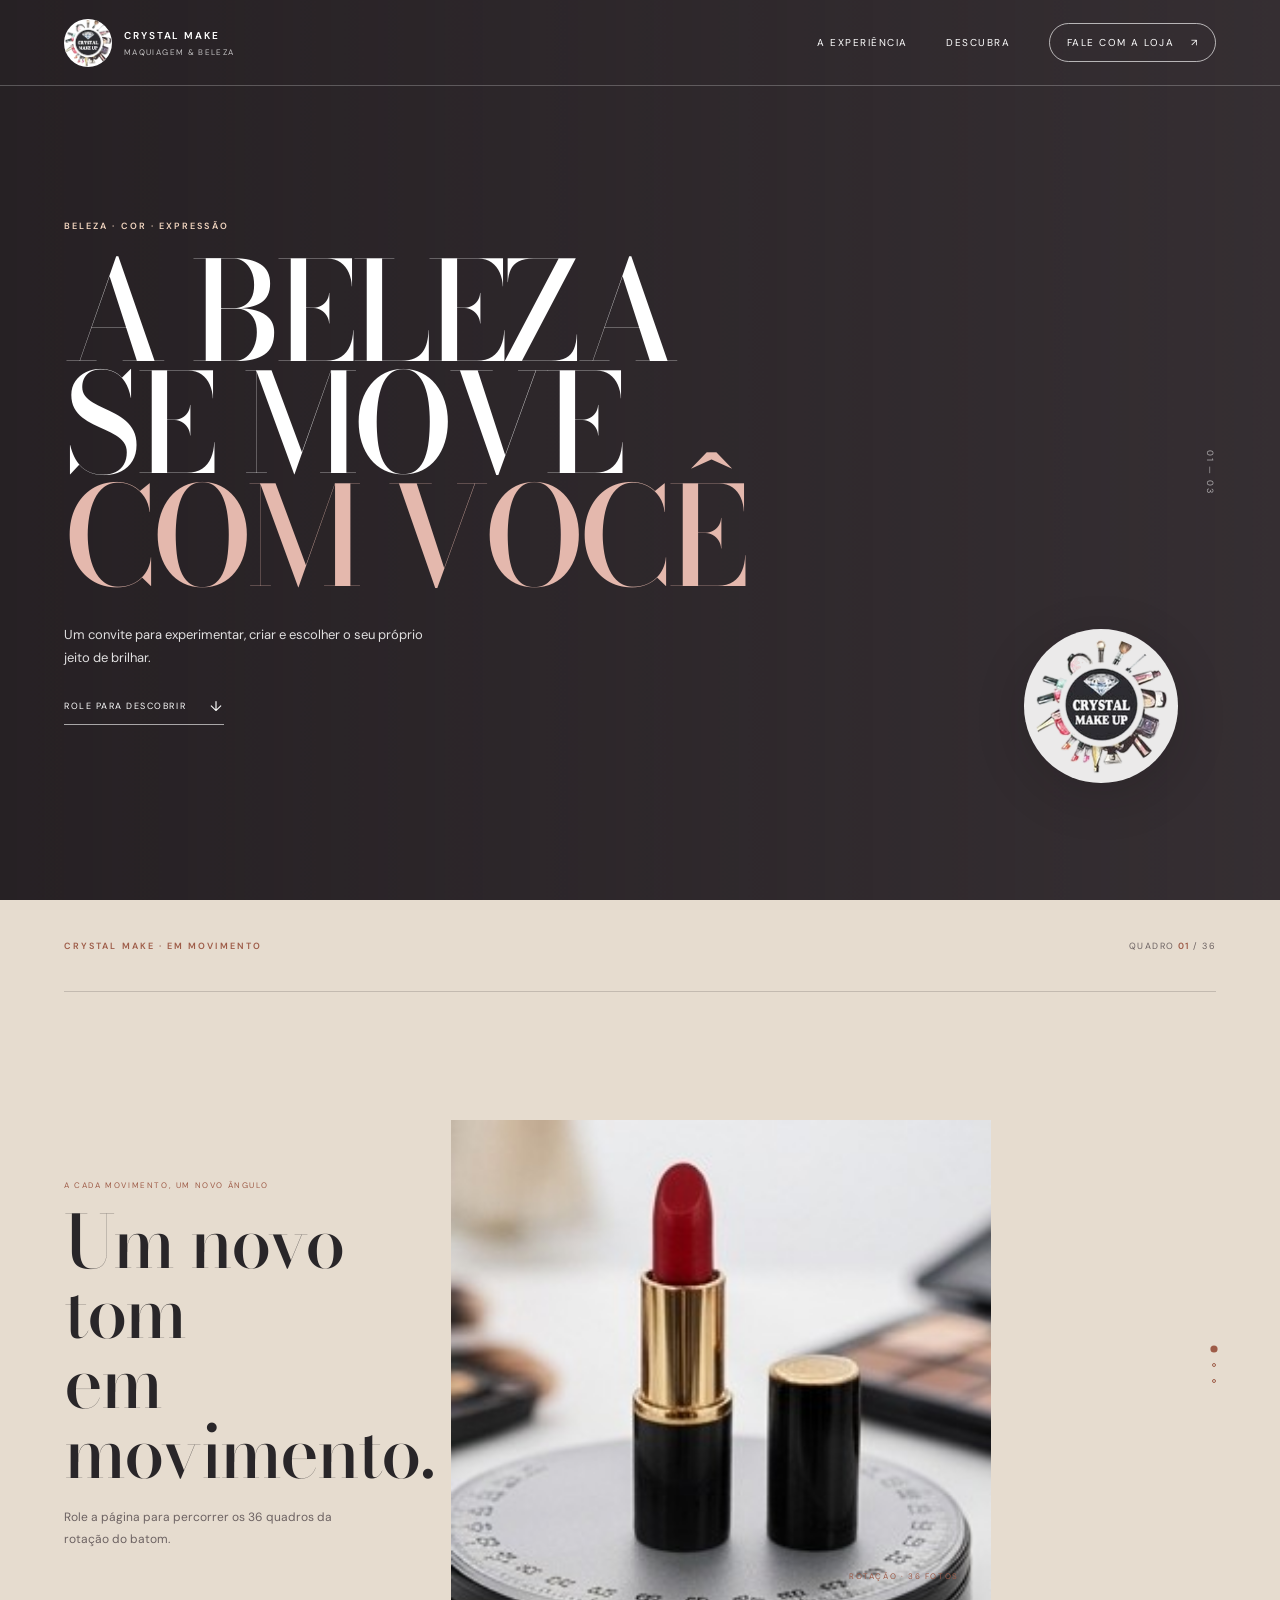
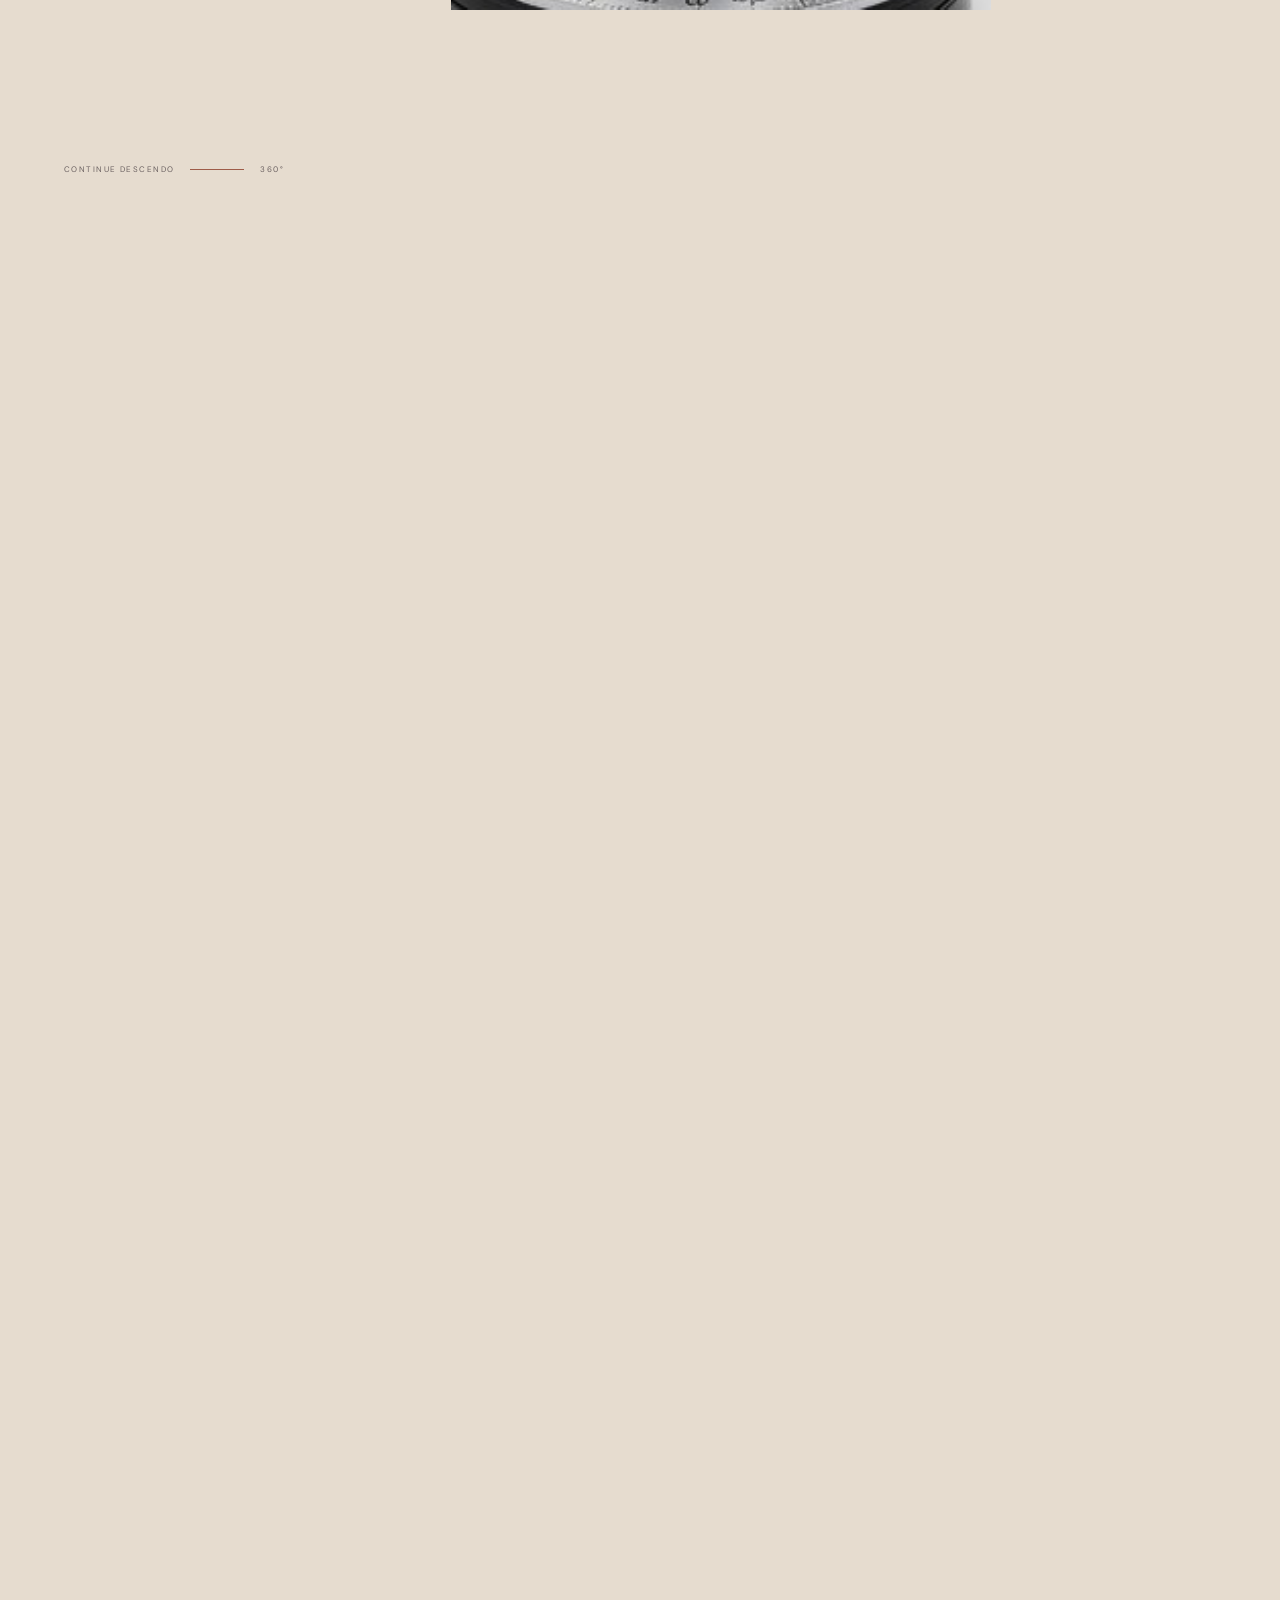
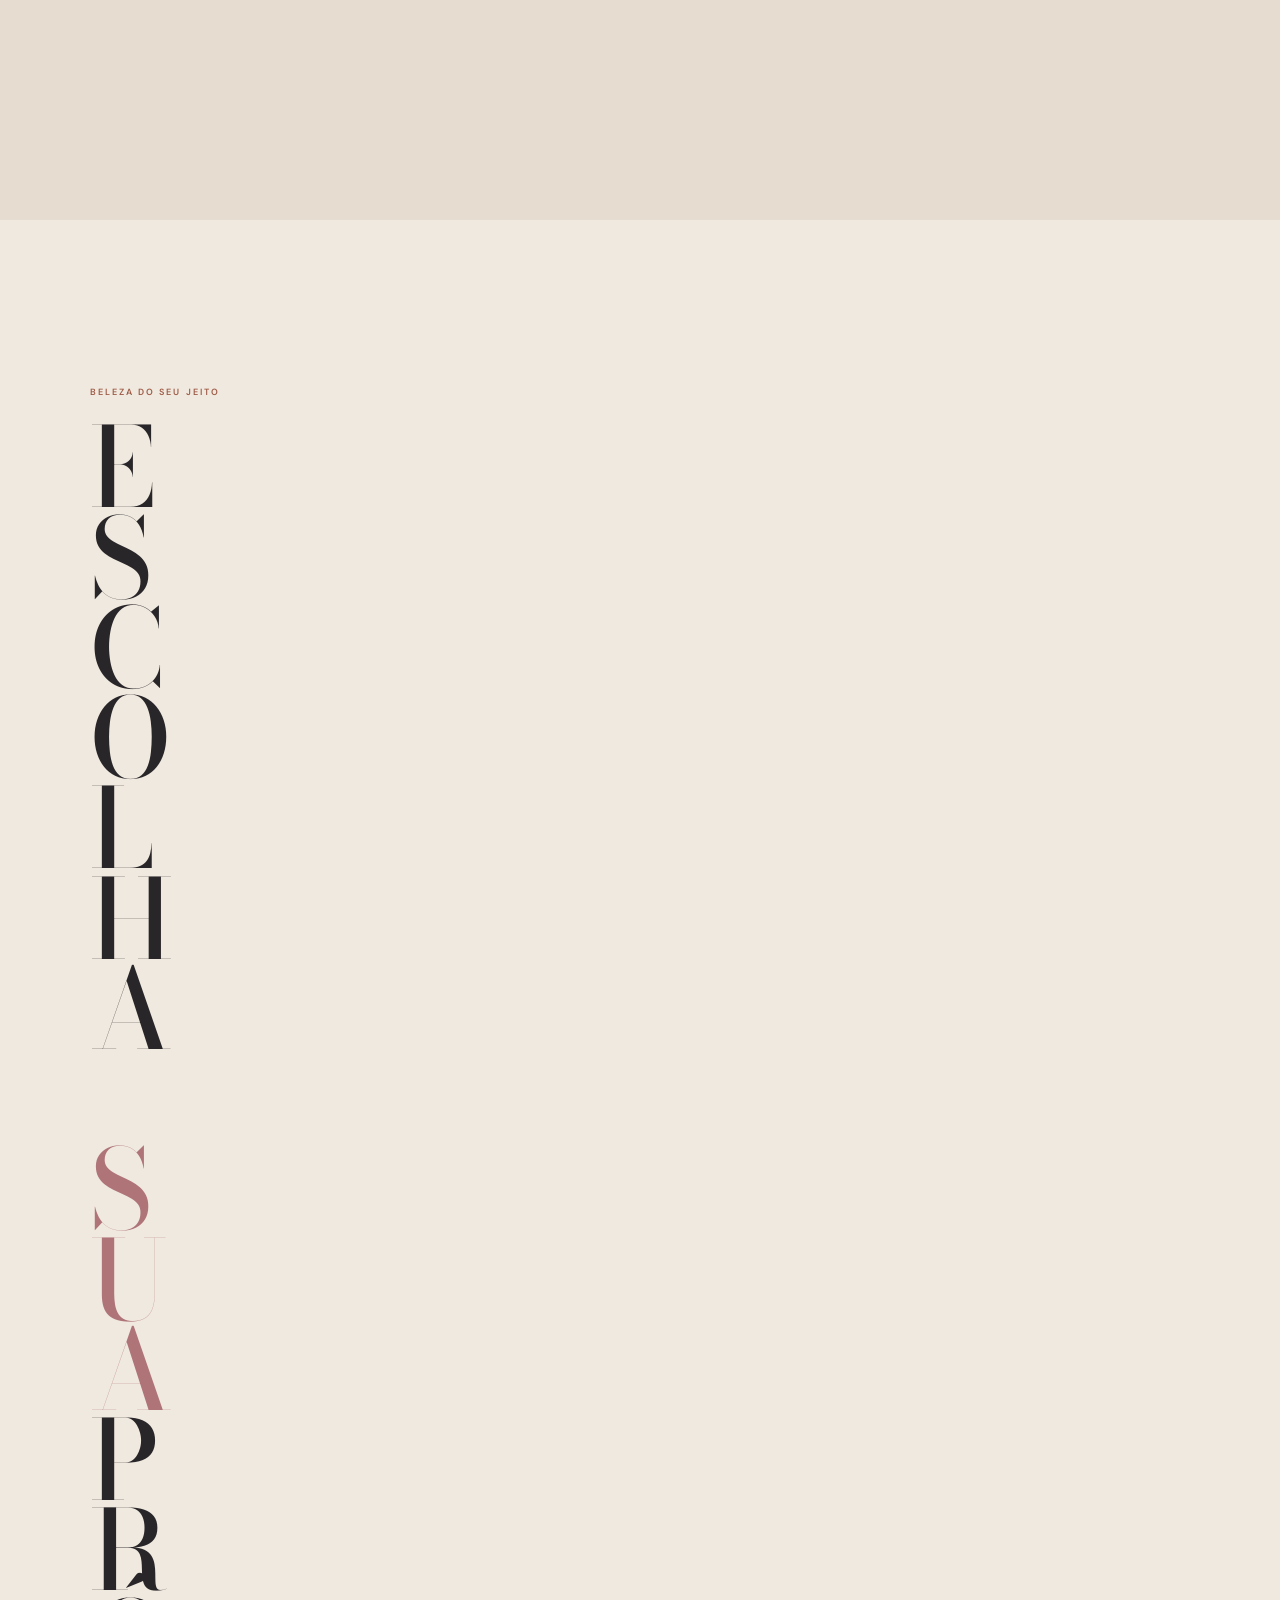
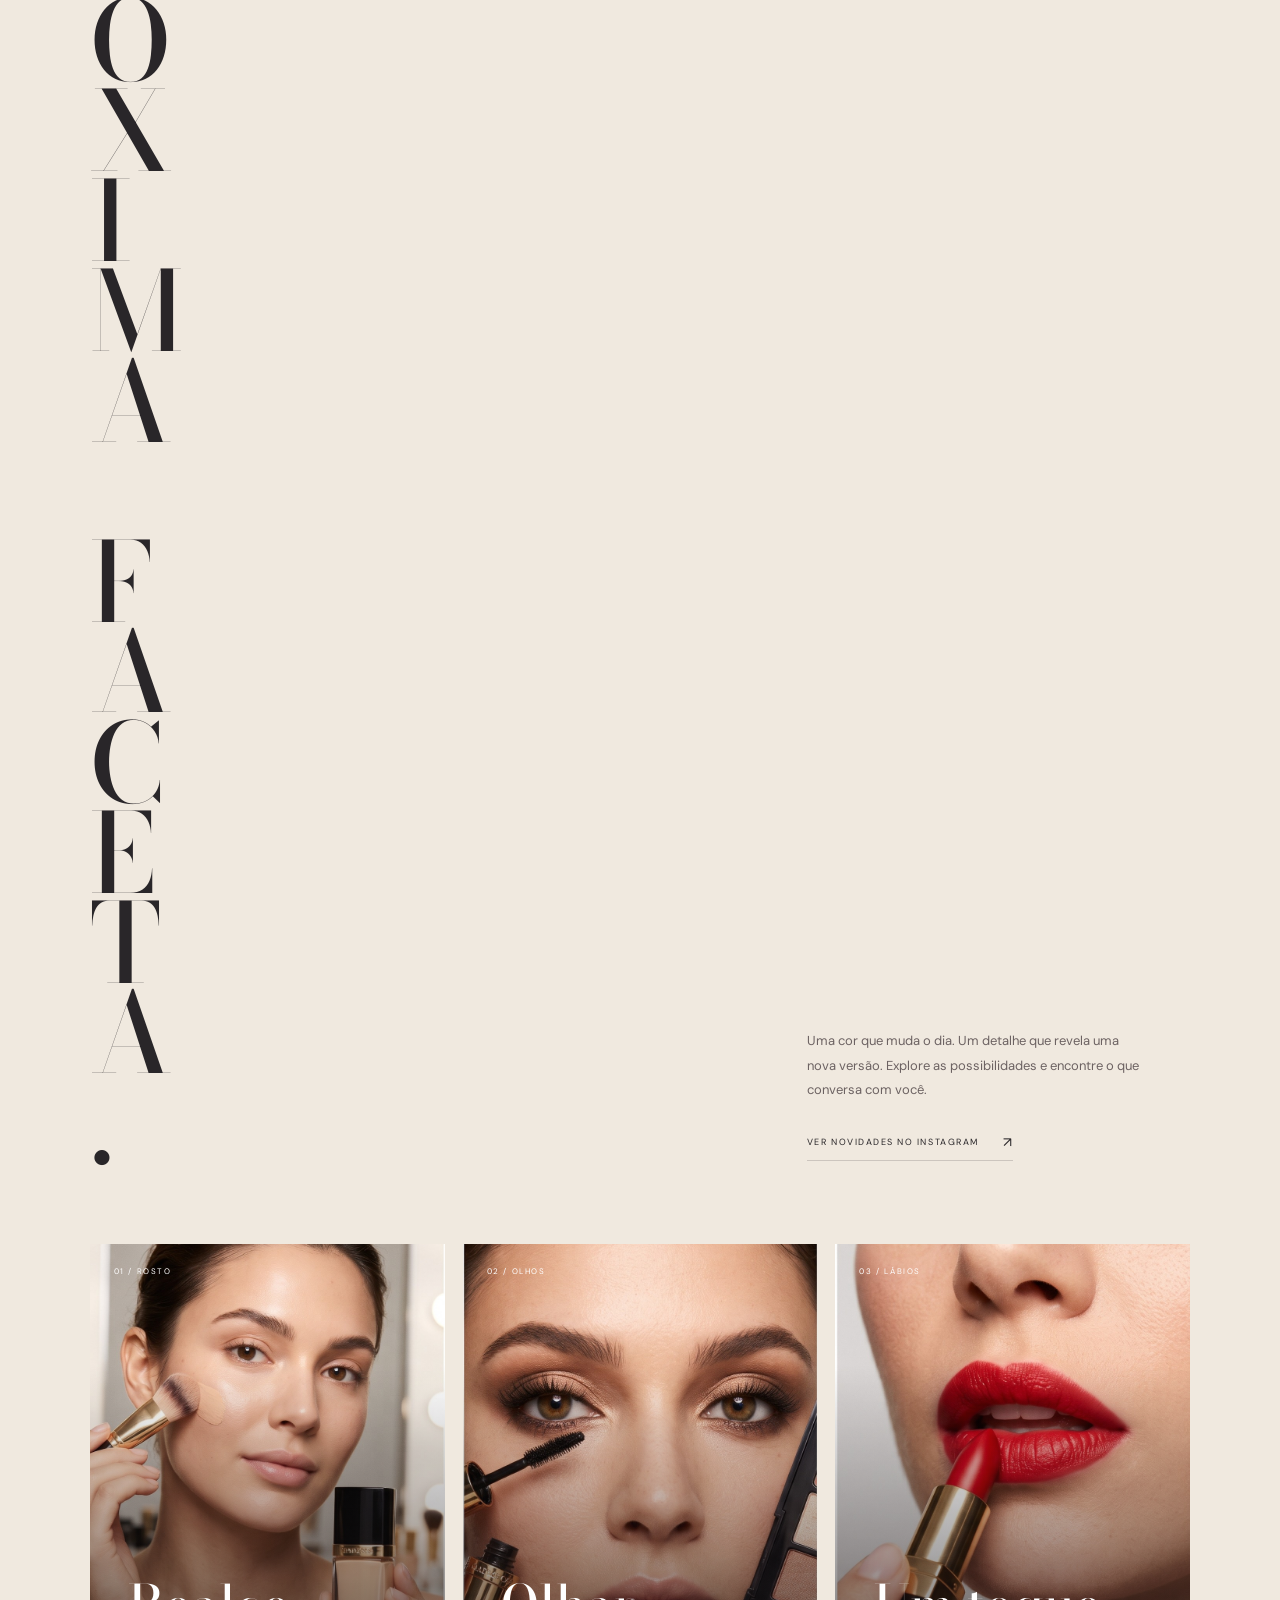
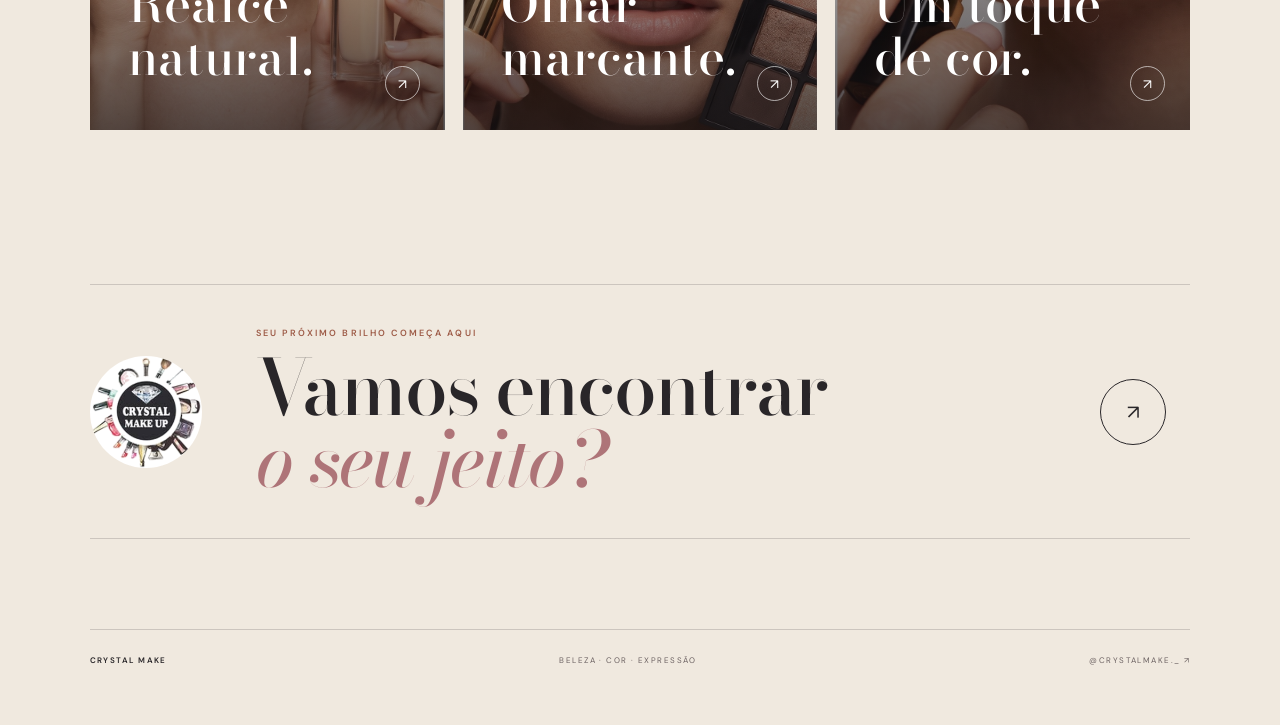
<file: index.html>
<!doctype html>
<html lang="pt-BR">
<head>
  <meta charset="utf-8">
  <meta name="viewport" content="width=device-width, initial-scale=1">
  <meta name="theme-color" content="#f0e9df">
  <meta name="description" content="Crystal Make — beleza, cor e expressão no seu ritmo.">
  <title>Crystal Make — beleza em movimento</title>
  <link rel="icon" type="image/png" href="assets/favicon.png">
  <link rel="preconnect" href="https://fonts.googleapis.com">
  <link rel="preconnect" href="https://fonts.gstatic.com" crossorigin>
  <link href="https://fonts.googleapis.com/css2?family=Bodoni+Moda:opsz,wght@6..96,500;6..96,600&family=DM+Sans:wght@400;500;600;700&display=swap" rel="stylesheet">
  <link rel="stylesheet" href="style.css">
  <script src="script.js" defer></script>
</head>
<body>
  <div class="page-progress" aria-hidden="true"><span></span></div>
  <header class="site-header">
    <a class="brand" href="#inicio" aria-label="Crystal Make, início"><img src="assets/logo.png" alt=""><span>CRYSTAL MAKE<small>MAQUIAGEM &amp; BELEZA</small></span></a>
    <nav aria-label="Navegação principal">
      <a href="#sequencia">A experiência</a>
      <a href="#colecoes">Descubra</a>
      <a class="nav-cta" href="https://www.instagram.com/crystalmake._/" target="_blank" rel="noreferrer">Fale com a loja <span>↗</span></a>
    </nav>
  </header>

  <main>
    <!-- 01 / Abertura editorial -->
    <section class="hero" id="inicio">
      <div class="hero-photo" role="img" aria-label="Maquiagem em tons suaves sobre uma bancada"></div>
      <div class="hero-wash" aria-hidden="true"></div>
      <div class="hero-content">
        <p class="kicker hero-reveal">BELEZA · COR · EXPRESSÃO</p>
        <h1 class="hero-title" aria-label="A beleza se move com você"><span data-letters>A BELEZA</span><span data-letters>SE MOVE</span><i data-letters>COM VOCÊ</i></h1>
        <p class="hero-description hero-reveal">Um convite para experimentar, criar e escolher o seu próprio jeito de brilhar.</p>
        <a class="text-link hero-reveal" href="#sequencia">Role para descobrir <span aria-hidden="true">↓</span></a>
      </div>
      <div class="hero-stamp" aria-hidden="true"><img src="assets/logo.png" alt=""></div>
      <span class="hero-index">01 — 03</span>
    </section>

    <!-- 02 / Sequência de 36 quadros controlada pelo scroll -->
    <section class="sequence-track" id="sequencia" aria-label="Uma experiência interativa Crystal Make">
      <div class="sequence-stage">
        <div class="sequence-heading">
          <p class="kicker">CRYSTAL MAKE · EM MOVIMENTO</p>
          <p class="sequence-counter" aria-live="polite">QUADRO <b>01</b> <span>/ 36</span></p>
        </div>
        <div class="sequence-copy">
          <p class="sequence-label">A CADA MOVIMENTO, UM NOVO ÂNGULO</p>
          <h2 data-sequence-title>Um novo tom<br>em movimento.</h2>
          <p class="sequence-description" data-sequence-description>Role a página para percorrer os 36 quadros da rotação do batom.</p>
        </div>
        <div class="product-stage">
          <img class="product-fallback" src="assets/frames/001.jpg" alt="Batom vermelho sobre uma base giratória">
          <canvas class="js-scrub" role="img" aria-label="Sequência de fotos de um batom girando conforme a rolagem da página"></canvas>
          <span class="orb-coordinate" aria-hidden="true">ROTAÇÃO · 36 FOTOS</span>
        </div>
        <div class="sequence-footer"><span>CONTINUE DESCENDO</span><span class="sequence-line"></span><span>360°</span></div>
        <div class="sequence-marker" aria-hidden="true"><span class="is-active"></span><span></span><span></span></div>
      </div>
    </section>

    <!-- 03 / Curadoria e contato -->
    <section class="discover" id="colecoes">
      <div class="discover-top">
        <div>
          <p class="kicker reveal">BELEZA DO SEU JEITO</p>
          <h2 class="discover-title"><span data-letters>ESCOLHA</span><br><i data-letters>SUA</i> <span data-letters>PRÓXIMA</span><br><span data-letters>FACETA.</span></h2>
        </div>
        <div class="discover-intro reveal">
          <p>Uma cor que muda o dia. Um detalhe que revela uma nova versão. Explore as possibilidades e encontre o que conversa com você.</p>
          <a class="text-link dark-link" href="https://www.instagram.com/crystalmake._/" target="_blank" rel="noreferrer">Ver novidades no Instagram <span aria-hidden="true">↗</span></a>
        </div>
      </div>

      <div class="editorial-grid">
        <a class="editorial-card reveal" href="https://www.instagram.com/crystalmake._/" target="_blank" rel="noreferrer">
          <img src="assets/categories/rosto.jpg" alt="Maquiagem para o rosto" loading="lazy">
          <span class="card-number">01 / ROSTO</span><span class="card-title">Realce<br>natural.</span><span class="card-arrow">↗</span>
        </a>
        <a class="editorial-card reveal" href="https://www.instagram.com/crystalmake._/" target="_blank" rel="noreferrer">
          <img src="assets/categories/olhos.jpg" alt="Maquiagem para os olhos" loading="lazy">
          <span class="card-number">02 / OLHOS</span><span class="card-title">Olhar<br>marcante.</span><span class="card-arrow">↗</span>
        </a>
        <a class="editorial-card reveal" href="https://www.instagram.com/crystalmake._/" target="_blank" rel="noreferrer">
          <img src="assets/categories/labios.jpg" alt="Maquiagem para os lábios" loading="lazy">
          <span class="card-number">03 / LÁBIOS</span><span class="card-title">Um toque<br>de cor.</span><span class="card-arrow">↗</span>
        </a>
      </div>
      <div class="contact-band reveal">
        <img src="assets/logo.png" alt="Crystal Make">
        <div><p class="kicker">SEU PRÓXIMO BRILHO COMEÇA AQUI</p><h2>Vamos encontrar<br><i>o seu jeito?</i></h2></div>
        <a class="round-link" href="https://www.instagram.com/crystalmake._/" target="_blank" rel="noreferrer" aria-label="Conversar com a Crystal Make no Instagram">↗</a>
      </div>
      <footer><a href="#inicio">CRYSTAL MAKE</a><span>BELEZA · COR · EXPRESSÃO</span><a href="https://www.instagram.com/crystalmake._/" target="_blank" rel="noreferrer">@CRYSTALMAKE._ ↗</a></footer>
    </section>
  </main>
</body>
</html>
</file>
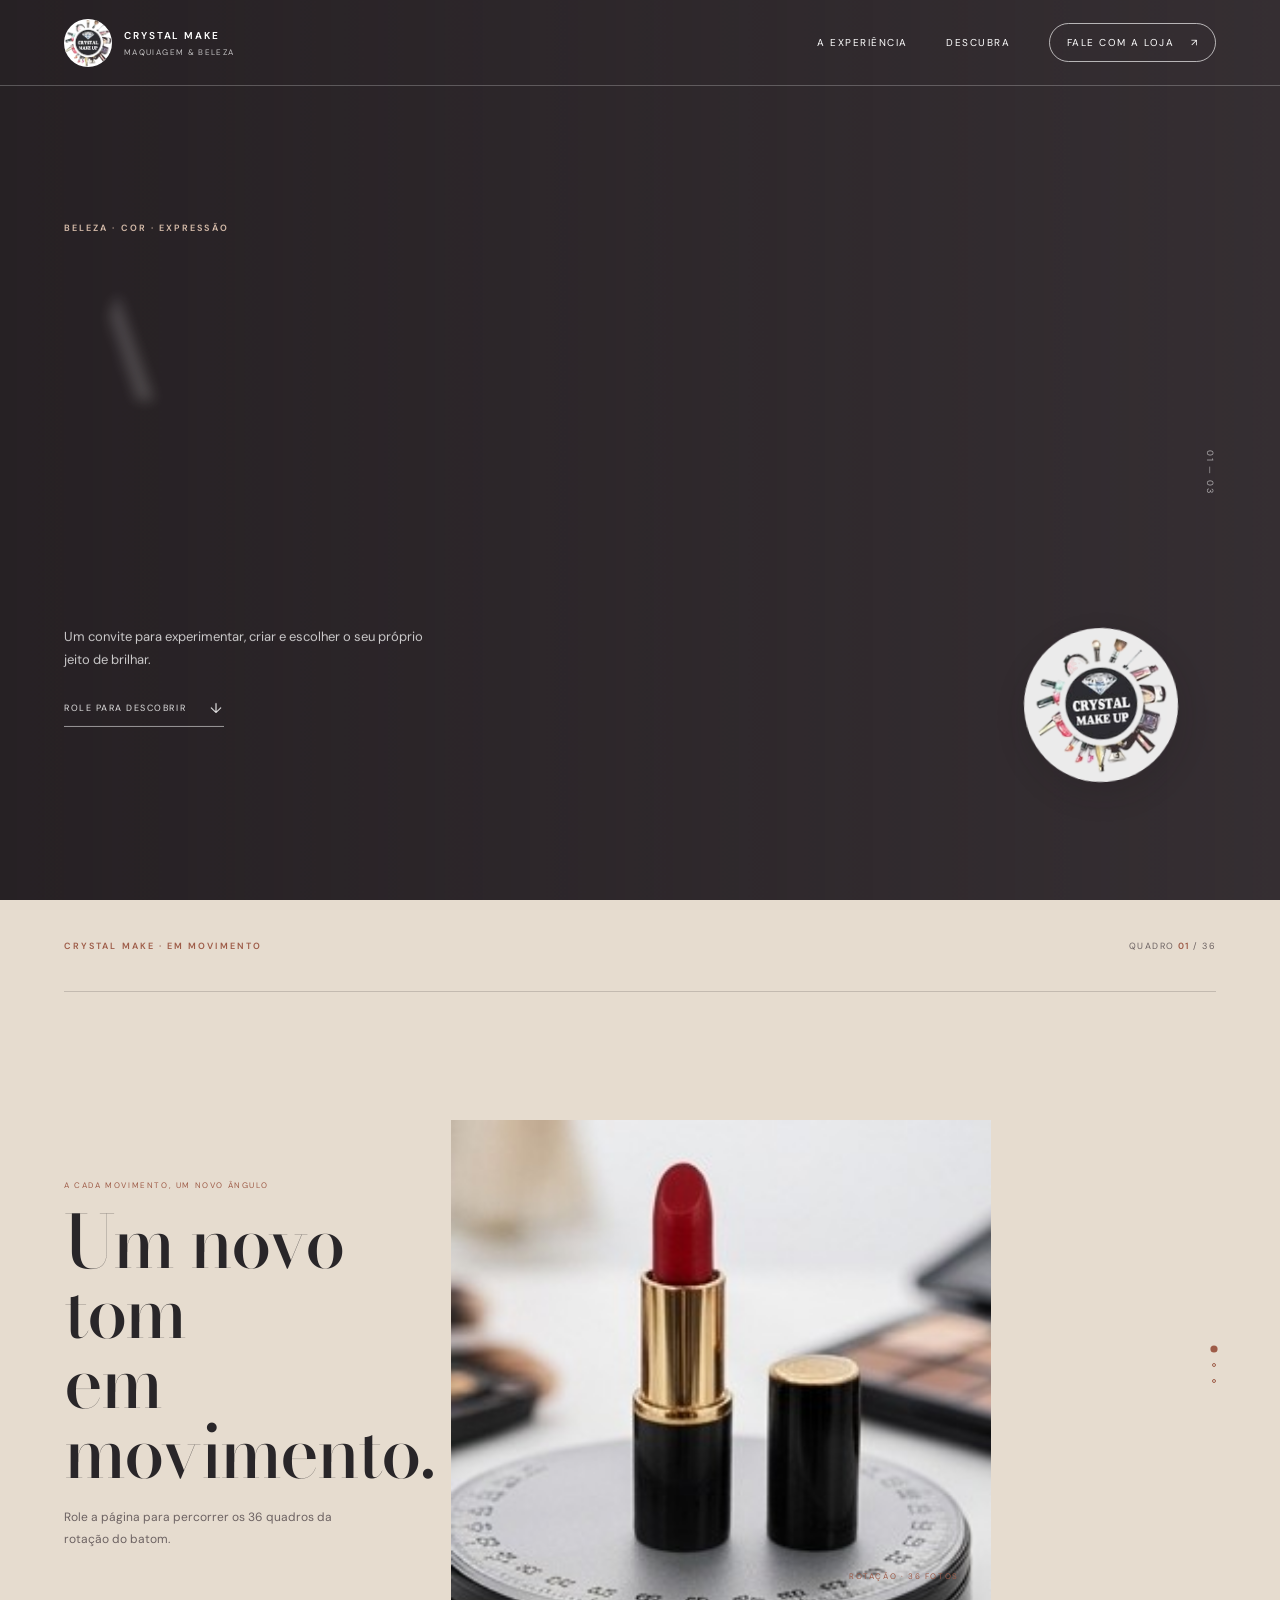
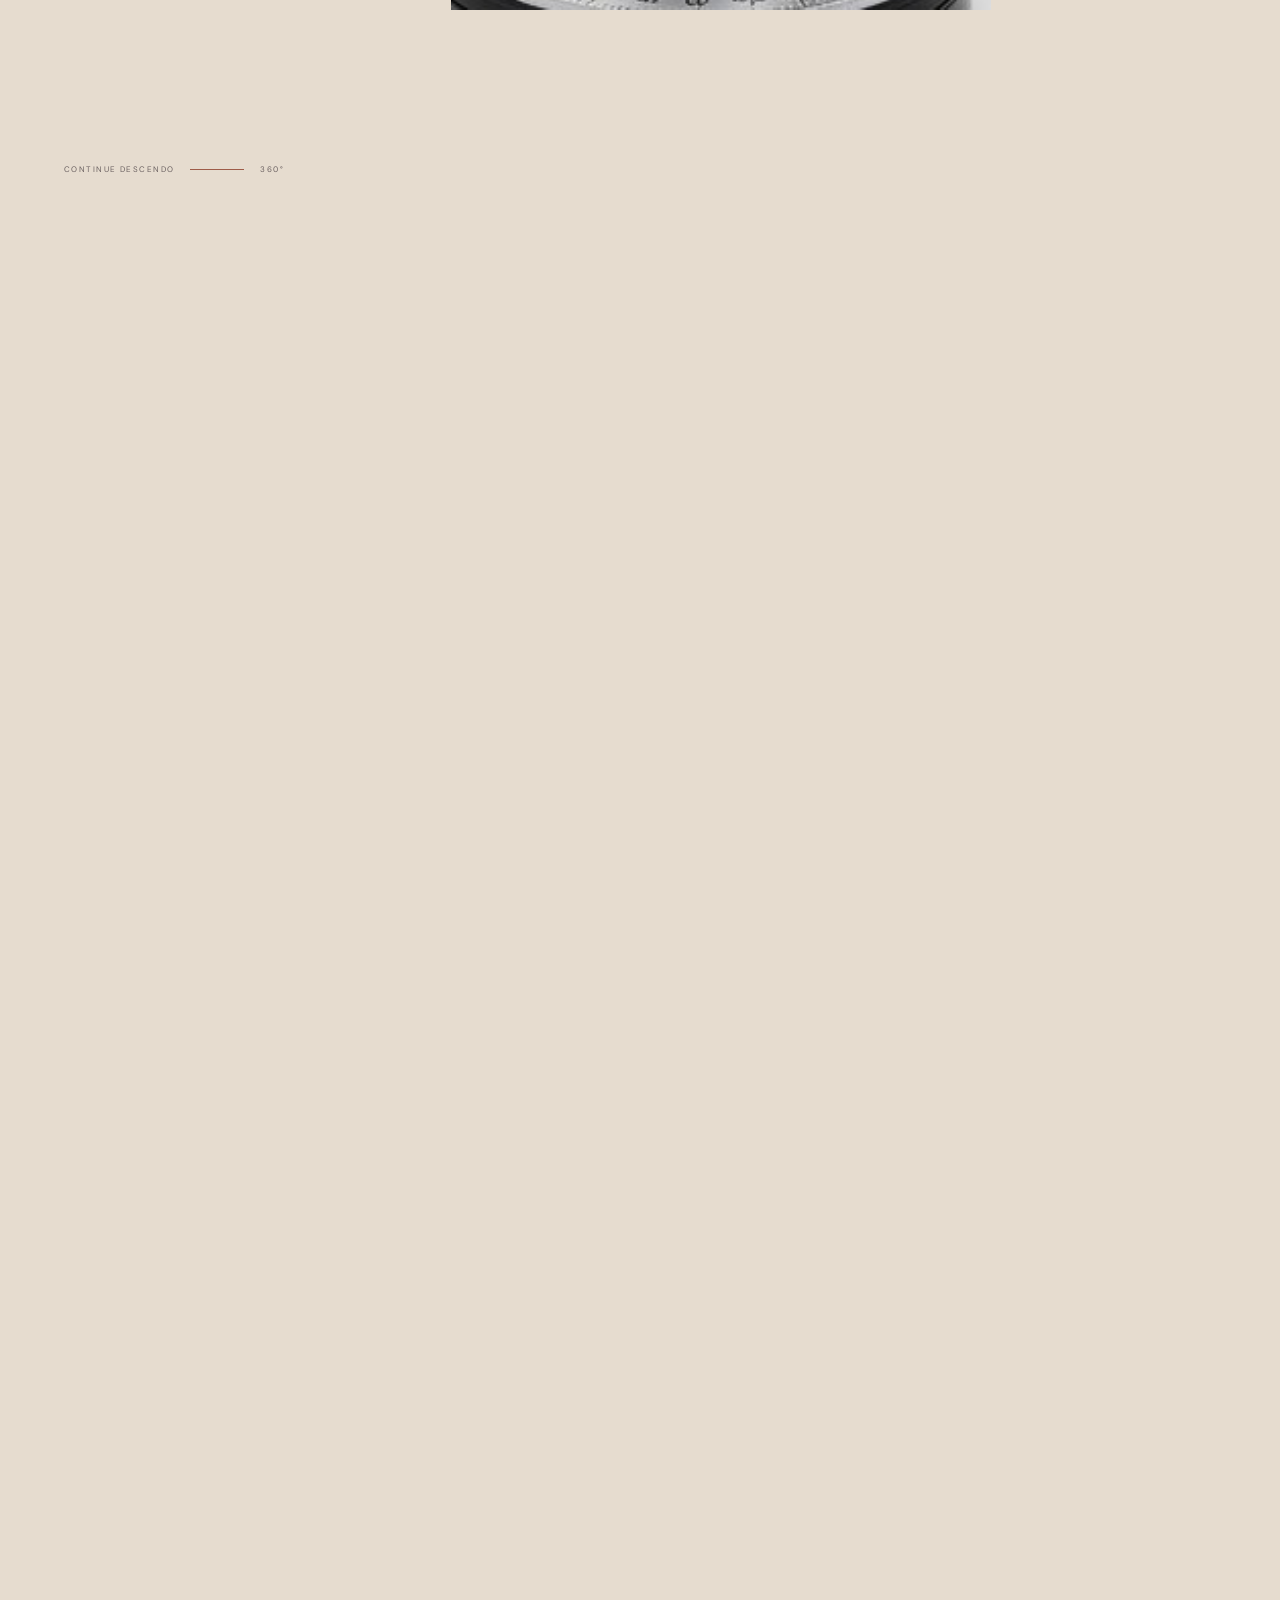
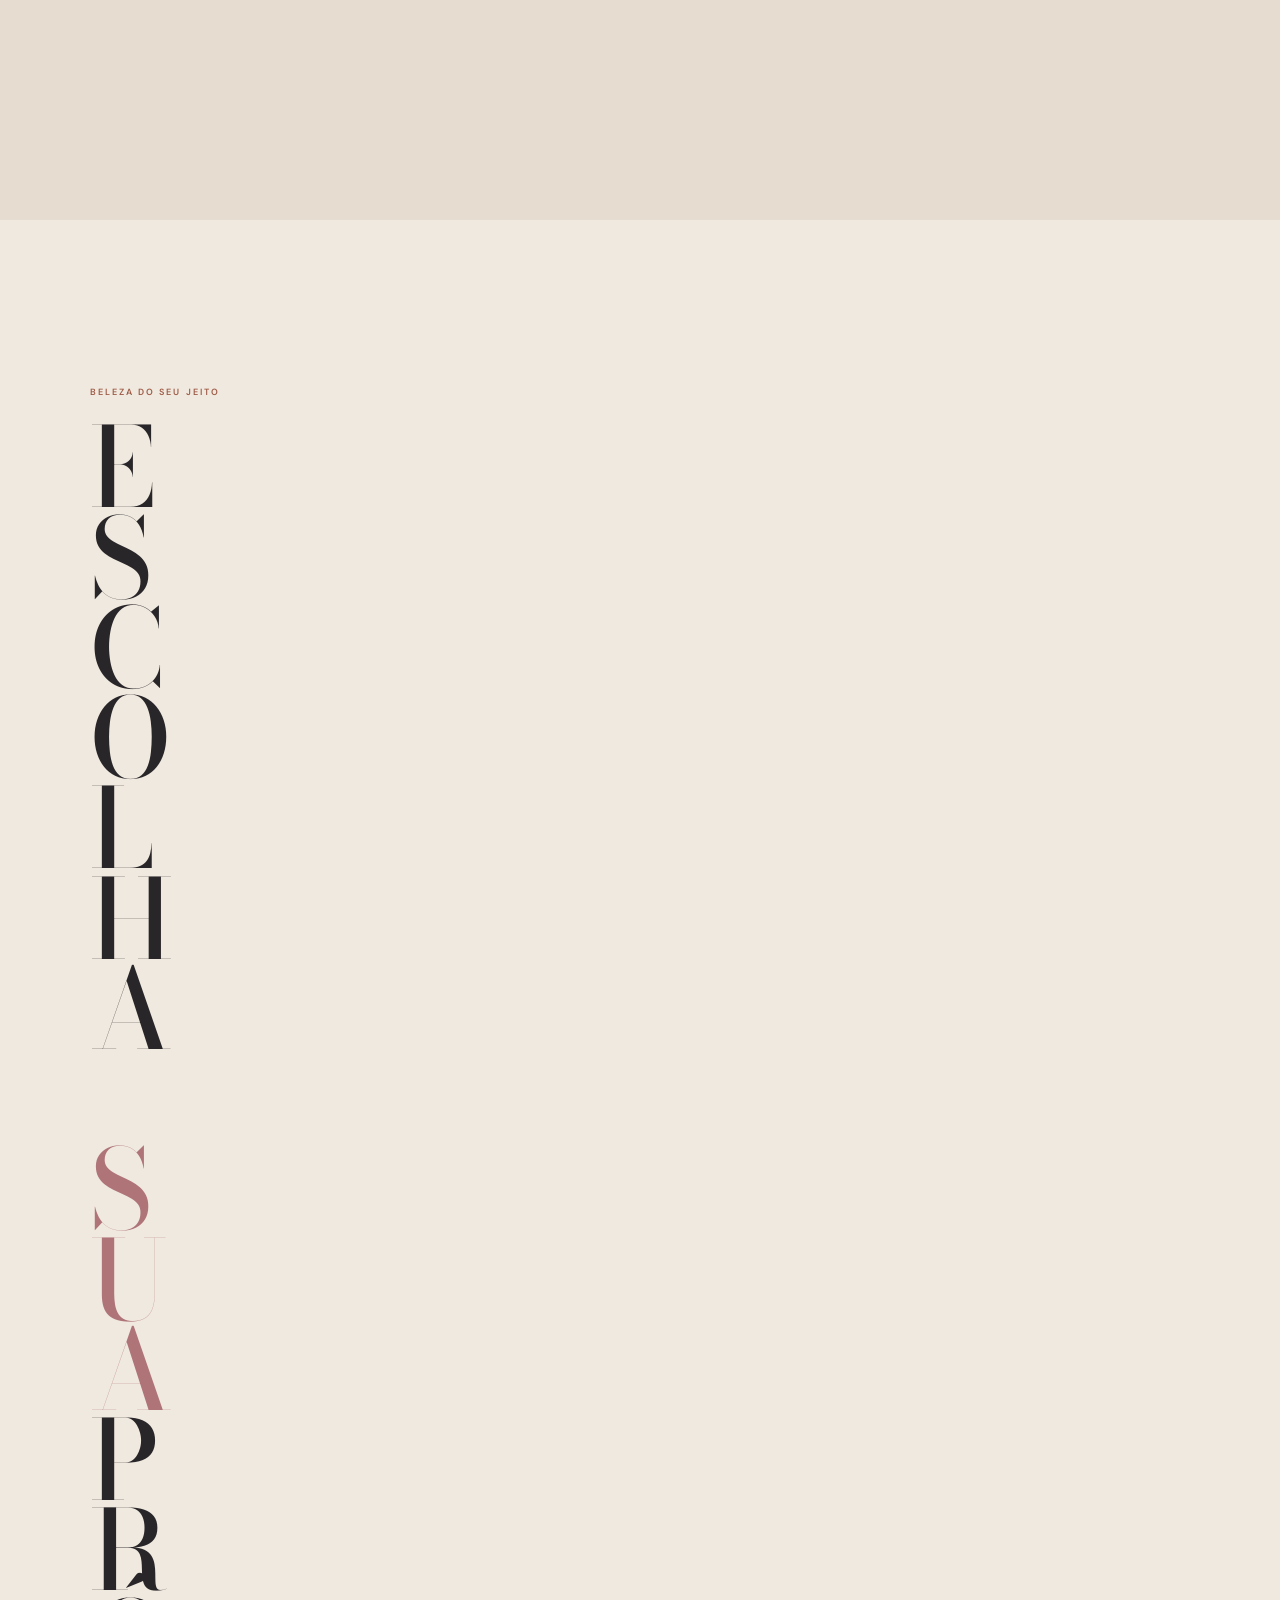
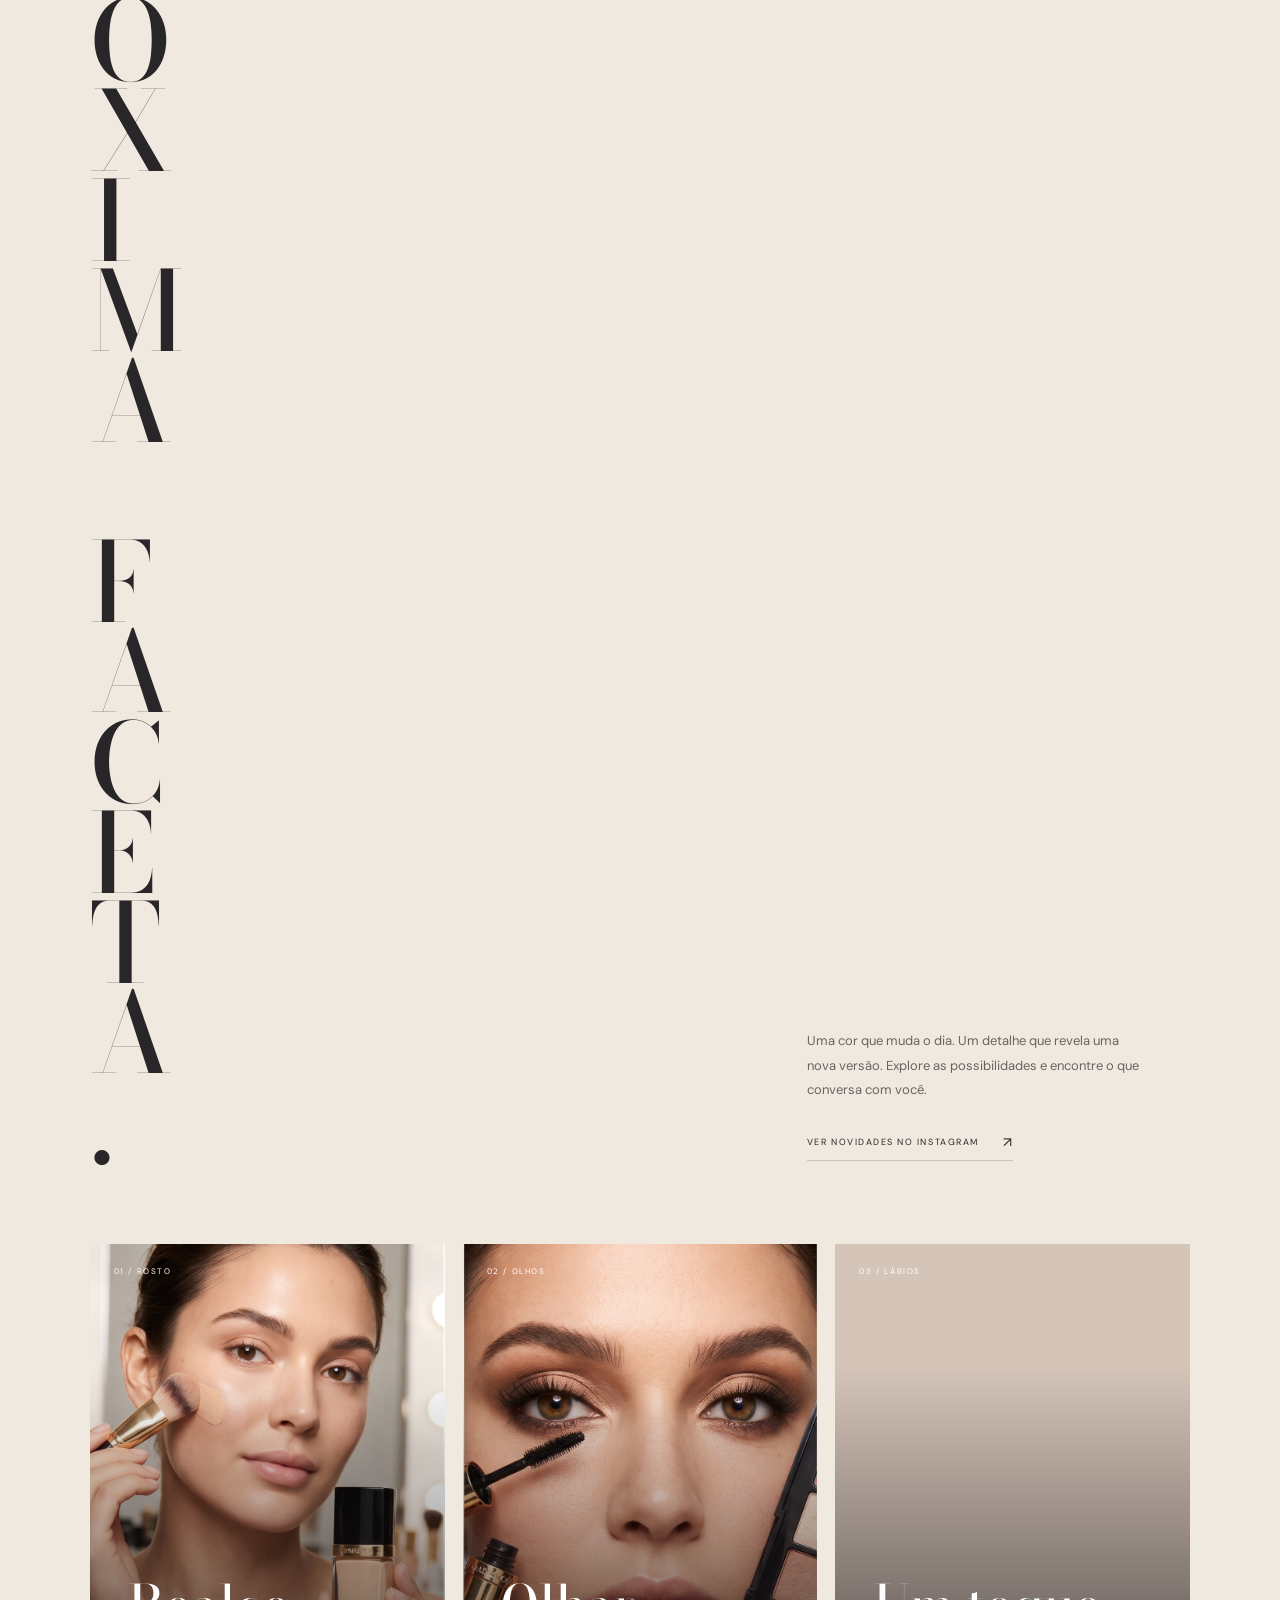
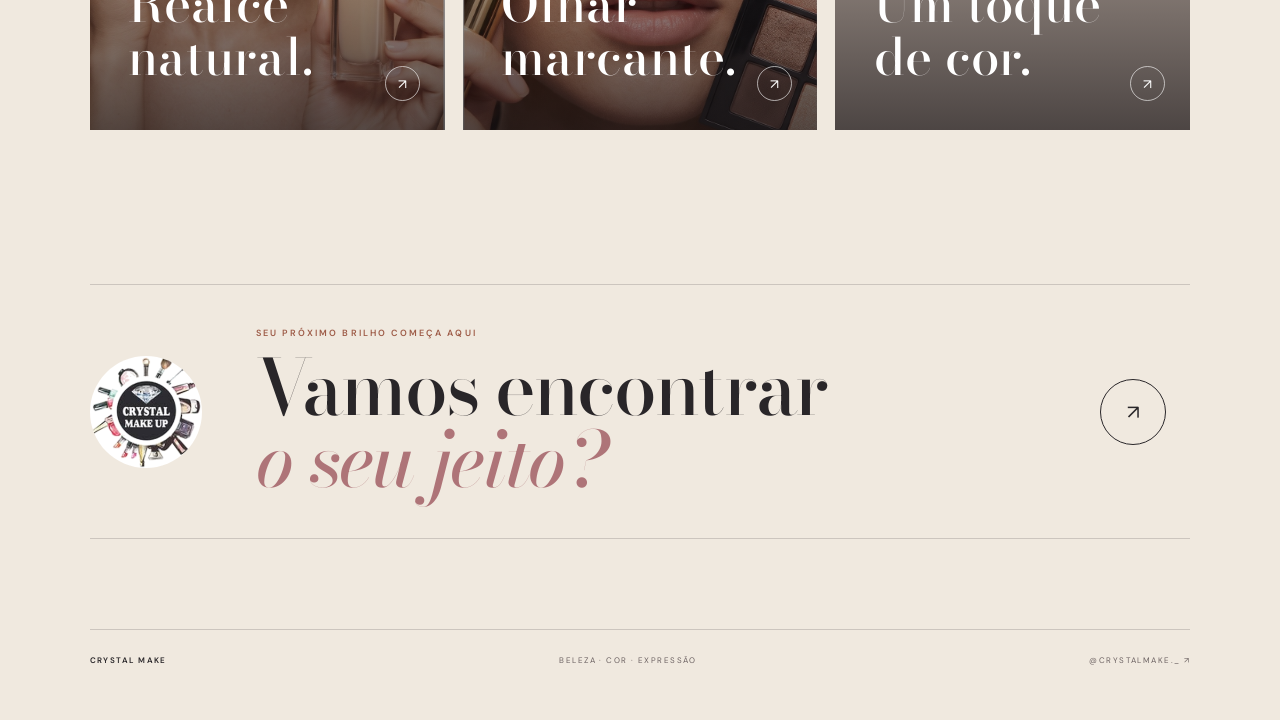
<file: crystal-make.html>
<!doctype html>
<html lang="pt-BR">
<head><meta charset="utf-8"><meta http-equiv="refresh" content="0; url=index.html"><title>Crystal Make</title></head>
<body><p>O site foi atualizado. <a href="index.html">Abrir a nova página da Crystal Make</a>.</p></body>
</html>
</file>
<file: style.css>
:root{
  --paper:#f0e9df;--paper-dark:#e6dccf;--ink:#292629;--muted:#6c6262;
  --rose:#ae7478;--rust:#9e5c48;--gold:#c7a77d;--line:rgba(41,38,41,.18);
  --serif:"Bodoni Moda",Didot,"Times New Roman",serif;--sans:"DM Sans",Arial,sans-serif;
}
*{box-sizing:border-box}
html{scroll-behavior:smooth}
body{margin:0;background:var(--paper);color:var(--ink);font-family:var(--sans);overflow-x:hidden}
a{color:inherit;text-decoration:none}
img{display:block;max-width:100%}
.page-progress{position:fixed;z-index:30;inset:0 0 auto;height:2px;pointer-events:none}
.page-progress span{display:block;width:100%;height:100%;background:var(--rose);transform:scaleX(0);transform-origin:left}
.site-header{position:absolute;z-index:20;left:0;right:0;top:0;height:86px;padding:0 clamp(22px,5vw,76px);display:flex;align-items:center;justify-content:space-between;color:#fff;border-bottom:1px solid rgba(255,255,255,.24)}
.brand{display:flex;align-items:center;gap:12px;font-size:10px;letter-spacing:.19em;font-weight:600}
.brand img{width:48px;height:48px;object-fit:contain;border-radius:50%;background:#fff}
.brand small{display:block;font-size:8px;font-weight:400;letter-spacing:.17em;margin-top:5px;opacity:.72}
.site-header nav{display:flex;align-items:center;gap:clamp(18px,3vw,46px);font-size:10px;letter-spacing:.15em;text-transform:uppercase}
.site-header nav a{transition:opacity .25s}.site-header nav a:hover{opacity:.66}
.nav-cta{border:1px solid rgba(255,255,255,.65);border-radius:30px;padding:12px 17px}
.nav-cta span{margin-left:12px}
.hero{position:relative;min-height:100svh;height:100svh;overflow:hidden;background:#393236;color:#fff;display:grid;place-items:center}
.hero-photo{position:absolute;inset:-4% 0 0;background-image:linear-gradient(90deg,rgba(29,24,27,.65),rgba(29,24,27,.1)),url("https://images.unsplash.com/photo-1522335789203-aabd1fc54bc9?auto=format&fit=crop&w=2200&q=90");background-size:cover;background-position:center 42%;transform:scale(1.04);will-change:transform,filter}
.hero-wash{position:absolute;z-index:2;left:0;right:0;bottom:0;height:65%;opacity:0;background:linear-gradient(transparent,var(--paper) 90%);pointer-events:none}
.hero-content{position:relative;z-index:3;width:min(1180px,90vw);padding-top:5vh}
.kicker{font-size:9px;font-weight:600;letter-spacing:.23em;text-transform:uppercase;color:var(--rust);margin:0 0 24px}
.hero .kicker{color:#f3d6c0}
.hero-title,.discover-title{font:500 clamp(64px,10.7vw,154px)/.82 var(--serif);letter-spacing:-.035em;margin:0;text-transform:uppercase}
.hero-title span,.hero-title i,.discover-title span,.discover-title i{display:block;font-style:normal}
.hero-title i,.discover-title i{font-weight:500;color:#e4b8ad}
.hero-description{font-size:13px;line-height:1.8;max-width:360px;margin:30px 0 23px;color:rgba(255,255,255,.86)}
.text-link{font-size:9px;letter-spacing:.17em;text-transform:uppercase;border-bottom:1px solid rgba(255,255,255,.6);padding:0 0 9px;display:inline-flex;gap:24px;align-items:center}
.text-link span{font-size:14px}
.hero-stamp{position:absolute;z-index:3;width:clamp(94px,12vw,170px);right:8vw;bottom:13vh;border-radius:50%;padding:9px;background:rgba(255,255,255,.9);box-shadow:0 12px 50px #16121430;animation:stamp-float 6s ease-in-out infinite}
.hero-stamp img{border-radius:50%;mix-blend-mode:multiply}
.hero-index{position:absolute;z-index:3;right:clamp(22px,5vw,76px);top:50%;writing-mode:vertical-rl;font-size:9px;letter-spacing:.2em;color:#fff9}
.hero-reveal{animation:rise-in .9s both}
.hero-title [data-letters] span{display:inline-block;animation:letter-rise .85s cubic-bezier(.2,.7,.2,1) both;animation-delay:calc(var(--letter-index)*32ms + 260ms)}
.hero-title [data-letters]:nth-child(2) span{animation-delay:calc(var(--letter-index)*32ms + 420ms)}
.hero-title [data-letters]:nth-child(3) span{animation-delay:calc(var(--letter-index)*32ms + 580ms)}
@keyframes rise-in{from{opacity:0;transform:translateY(18px)}to{opacity:1;transform:translateY(0)}}
@keyframes letter-rise{from{opacity:0;filter:blur(8px);transform:translateY(.35em)}to{opacity:1;filter:blur(0);transform:translateY(0)}}
@keyframes stamp-float{0%,100%{transform:translateY(0) rotate(-5deg)}50%{transform:translateY(-13px) rotate(2deg)}}

/* 90 quadro a quadro: o scroll vira a linha do tempo */
.sequence-track{height:280svh;background:var(--paper-dark);position:relative}
.sequence-stage{height:100svh;min-height:650px;position:sticky;top:0;overflow:hidden;display:grid;grid-template-columns:1fr minmax(330px,48vw) 1fr;grid-template-rows:92px 1fr 62px;align-items:center;padding:0 clamp(22px,5vw,76px)}
.sequence-stage:before,.sequence-stage:after{display:none}
.sequence-heading{grid-column:1/4;grid-row:1;display:flex;justify-content:space-between;align-items:center;border-bottom:1px solid var(--line);height:100%}
.sequence-heading .kicker{margin:0}
.sequence-counter{font-size:9px;letter-spacing:.16em;color:var(--muted)}
.sequence-counter b{color:var(--rust);font-weight:600}
.sequence-counter span{color:var(--muted)}
.sequence-copy{grid-column:1;grid-row:2;z-index:2;max-width:350px;align-self:center}
.sequence-label{font-size:8px;letter-spacing:.2em;color:var(--rust);margin:0 0 17px}
.sequence-copy h2{font:500 clamp(44px,5.7vw,78px)/.96 var(--serif);letter-spacing:-.025em;margin:0 0 19px;max-width:370px}
.sequence-description{max-width:290px;font-size:12px;line-height:1.85;color:var(--muted);margin:0}
.product-stage{grid-column:2;grid-row:2;justify-self:center;position:relative;width:min(43vw,540px);aspect-ratio:1;display:grid;place-items:center;z-index:2}
.product-stage canvas{position:relative;z-index:2;width:100%;height:100%;display:block}
.product-fallback{position:absolute;z-index:0;inset:0;width:100%;height:100%;object-fit:contain;opacity:1;transition:opacity .2s}
.sequence-ready .product-fallback{opacity:0}
.orb-coordinate{position:absolute;z-index:3;right:6%;bottom:10%;font-size:8px;letter-spacing:.2em;color:var(--rust)}
.sequence-footer{grid-column:1/4;grid-row:3;display:flex;align-items:center;gap:16px;font-size:8px;letter-spacing:.18em;color:var(--muted)}
.sequence-line{width:54px;height:1px;background:var(--rust);transform-origin:left}
.sequence-marker{grid-column:3;grid-row:2;justify-self:end;display:flex;flex-direction:column;gap:12px;z-index:2}
.sequence-marker span{width:4px;height:4px;border:1px solid var(--rust);border-radius:50%;transition:transform .25s,background .25s}
.sequence-marker span.is-active{background:var(--rust);transform:scale(1.8)}
.sequence-stage[data-chapter="1"] .sequence-copy h2,.sequence-stage[data-chapter="2"] .sequence-copy h2{animation:chapter-in .55s both}
@keyframes chapter-in{from{opacity:.2;transform:translateY(12px);filter:blur(5px)}to{opacity:1;transform:translateY(0);filter:blur(0)}}

/* Editorial final, photos and contact */
.discover{background:var(--paper);padding:clamp(88px,13vw,180px) clamp(22px,7vw,106px) 28px;position:relative}
.discover-top{display:grid;grid-template-columns:1.2fr .7fr;gap:60px;align-items:end;max-width:1280px;margin:0 auto 75px}
.discover-title{font-size:clamp(58px,8.6vw,120px);color:var(--ink)}
.discover-title i{display:inline;color:var(--rose)}
.discover-intro{max-width:340px;padding-bottom:8px}
.discover-intro p{font-size:13px;line-height:1.9;color:var(--muted);margin:0 0 26px}
.dark-link{color:var(--ink);border-color:var(--line)}
.editorial-grid{max-width:1280px;margin:0 auto;display:grid;grid-template-columns:repeat(3,minmax(0,1fr));grid-template-rows:minmax(320px,38vw);gap:18px}
.editorial-card{position:relative;overflow:hidden;background:#d5c5b9;color:#fff;isolation:isolate}
.editorial-card:after{content:"";position:absolute;inset:25% 0 0;background:linear-gradient(transparent,rgba(24,20,22,.72));z-index:-1}
.editorial-card img{position:absolute;z-index:-2;inset:0;width:100%;height:100%;object-fit:cover;transition:transform 1.1s cubic-bezier(.2,.7,.2,1),filter .8s}
.editorial-card:hover img{transform:scale(1.055);filter:saturate(1.08)}
.card-number{position:absolute;top:22px;left:24px;font-size:8px;letter-spacing:.2em}
.card-title{position:absolute;left:clamp(20px,3vw,42px);bottom:clamp(23px,4vw,48px);font:500 clamp(30px,4vw,58px)/1.03 var(--serif)}
.card-arrow{position:absolute;right:25px;bottom:29px;width:35px;height:35px;border:1px solid #ffffff9c;border-radius:50%;display:grid;place-items:center;font-size:14px;transition:transform .3s,background .3s}
.editorial-card:hover .card-arrow{transform:rotate(45deg);background:#ffffff30}
.note-caption{font-size:8px;letter-spacing:.18em;color:var(--muted)}
.contact-band{max-width:1280px;margin:clamp(80px,12vw,160px) auto 90px;border-top:1px solid var(--line);border-bottom:1px solid var(--line);padding:42px 0;display:grid;grid-template-columns:130px 1fr 90px;gap:36px;align-items:center}
.contact-band>img{width:112px;height:112px;object-fit:contain;border-radius:50%;background:white}
.contact-band .kicker{margin:0 0 13px}
.contact-band h2{font:500 clamp(42px,6vw,78px)/.94 var(--serif);letter-spacing:-.025em;margin:0}
.contact-band h2 i{font-weight:500;color:var(--rose)}
.round-link{width:66px;height:66px;border:1px solid var(--ink);border-radius:50%;display:grid;place-items:center;font-size:20px;transition:background .3s,color .3s,transform .3s}
.round-link:hover{background:var(--ink);color:var(--paper);transform:rotate(45deg)}
footer{max-width:1280px;margin:0 auto;padding:25px 0 32px;border-top:1px solid var(--line);display:flex;justify-content:space-between;gap:15px;font-size:8px;letter-spacing:.18em;color:var(--muted)}
footer a:first-child{color:var(--ink);font-weight:600}
.js-ready [data-reveal]{opacity:0;transform:translateY(24px);transition:opacity .8s ease,transform .8s cubic-bezier(.2,.7,.2,1)}
.js-ready [data-reveal].is-visible{opacity:1;transform:translateY(0)}
.reduced-motion .hero-stamp{animation:none}
@media(max-width:850px){
 .site-header{height:72px}.brand img{width:42px;height:42px}.site-header nav{gap:16px}.site-header nav a:not(.nav-cta){display:none}
 .hero-title{font-size:clamp(58px,12vw,105px)}.hero-stamp{right:6vw;bottom:12vh}
 .sequence-stage{grid-template-columns:1fr minmax(270px,48vw);grid-template-rows:78px 1fr 54px}
 .sequence-heading{grid-column:1/3}.sequence-copy{grid-column:1;grid-row:2;align-self:end;margin-bottom:9vh;max-width:280px}
 .sequence-copy h2{font-size:clamp(40px,6vw,62px)}.sequence-description{font-size:11px}
  .product-stage{grid-column:2;grid-row:2;width:min(54vw,420px);align-self:center}
 .sequence-marker{display:none}.sequence-footer{grid-column:1/3}
 .discover-top{grid-template-columns:1fr .75fr;gap:24px}.editorial-grid{grid-template-rows:minmax(280px,42vw)}
 .contact-band{grid-template-columns:100px 1fr 65px;gap:22px}.contact-band>img{width:90px;height:90px}
}
@media(max-width:600px){
 .site-header{padding:0 17px}.brand{font-size:8px;gap:8px}.brand img{width:38px;height:38px}.brand small{font-size:7px}
 .site-header nav{font-size:8px}.nav-cta{padding:10px 12px}.nav-cta span{margin-left:6px}
 .hero{height:92svh;min-height:620px}.hero-photo{background-position:56% center}.hero-content{width:88vw;padding-top:10vh}
 .hero-title{font-size:clamp(55px,14.3vw,88px)}.hero-description{font-size:12px;max-width:290px}.hero-stamp{width:88px;right:6vw;bottom:9vh}.hero-index{right:18px}
 .sequence-track{height:250svh}.sequence-stage{height:100svh;min-height:650px;display:flex;flex-direction:column;justify-content:flex-start;align-items:stretch;padding:0 20px}
 .sequence-heading{height:70px;flex:none}.sequence-heading .kicker{font-size:7px}.sequence-counter{font-size:8px}
 .sequence-copy{order:2;margin:12px 0 0;max-width:100%;align-self:auto}
 .sequence-copy h2{font-size:clamp(43px,11vw,62px);margin-bottom:10px}
 .sequence-label{font-size:7px;margin-bottom:11px}.sequence-description{max-width:320px;font-size:10px}
  .product-stage{order:1;width:min(79vw,370px);align-self:center;margin:10px auto 0}
 .sequence-footer{order:3;margin-top:auto;height:44px;font-size:7px}
 .discover{padding:86px 18px 20px}.discover-top{grid-template-columns:1fr;gap:22px;margin-bottom:36px}.discover-title{font-size:clamp(58px,15vw,88px)}
 .discover-intro{max-width:380px}.discover-intro p{font-size:12px}.editorial-grid{grid-template-columns:1fr;grid-template-rows:repeat(3,minmax(320px,95vw));gap:12px}

 .card-number{top:14px;left:14px;font-size:7px}.card-title{left:16px;bottom:18px;font-size:31px}
 .card-arrow{right:13px;bottom:13px;width:29px;height:29px}
 .contact-band{margin:78px auto 60px;grid-template-columns:64px 1fr 42px;gap:12px;padding:27px 0}
 .contact-band>img{width:60px;height:60px}.contact-band .kicker{font-size:7px;line-height:1.5;margin-bottom:9px}.contact-band h2{font-size:39px}
 .round-link{width:40px;height:40px;font-size:14px}footer{font-size:6px;letter-spacing:.12em;flex-wrap:wrap;padding-top:18px}
}
@media(prefers-reduced-motion:reduce){
 html{scroll-behavior:auto}
 *,*::before,*::after{animation-duration:.01ms!important;animation-iteration-count:1!important;transition-duration:.01ms!important}
 .hero-stamp{animation:none}
}
</file>
